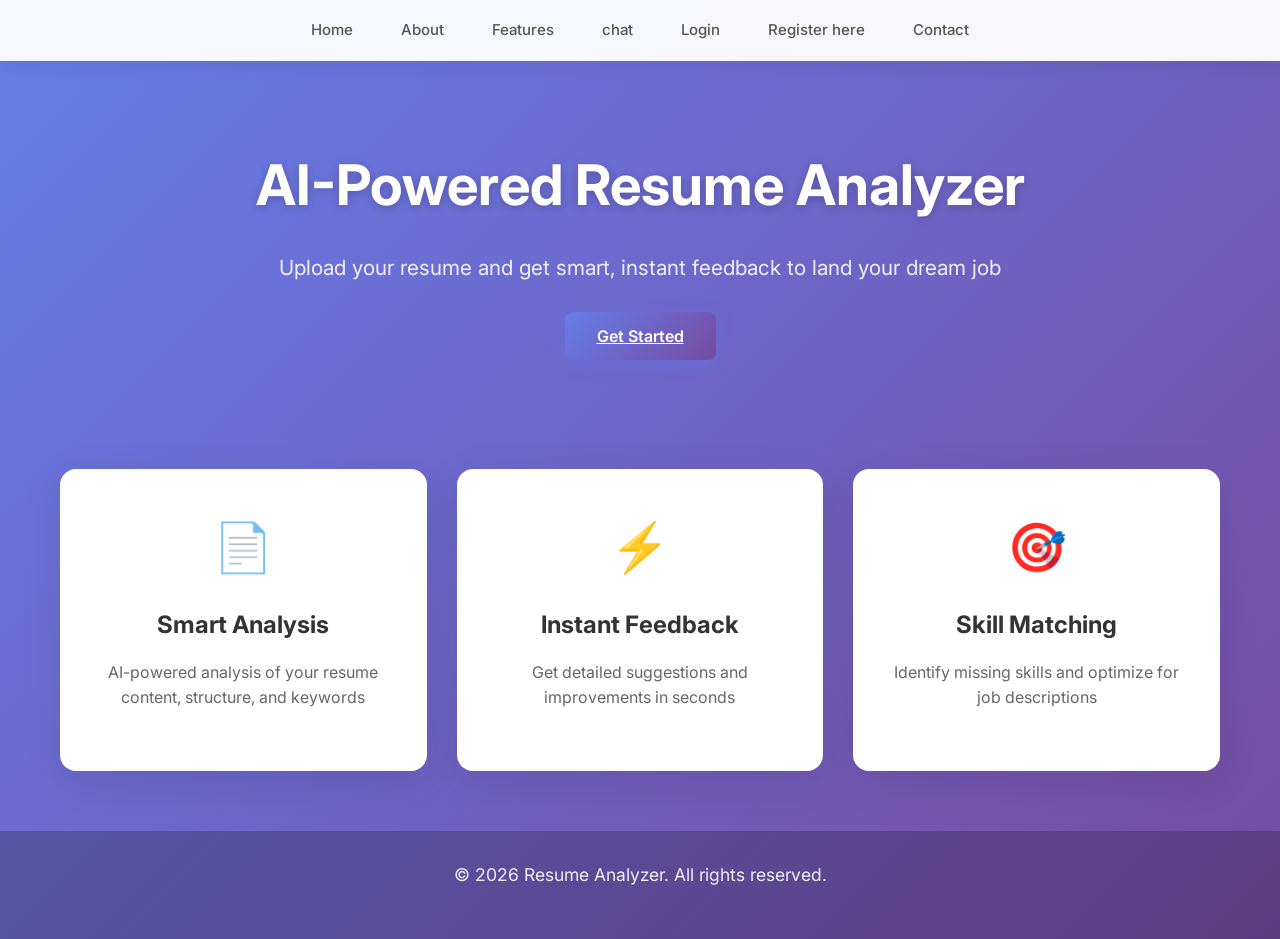
<file: resume-analyzer/frontend/index.html>
<!DOCTYPE html>
<html lang="en">
<head>
  <meta charset="UTF-8">
  <meta name="viewport" content="width=device-width, initial-scale=1.0">
  <title>Resume Analyzer - AI-Powered Resume Analysis</title>
  <link rel="stylesheet" href="css/style.css">
</head>
<body>

<nav>
  <a href="index.html">Home</a>
  <a href="about.html">About</a>
  <a href="features.html">Features</a>
  <a href="chat.html">chat</a>
  <a href="login.html">Login</a>
  <a href="register.html">Register here</a>
  <a href="contact.html">Contact</a>
</nav>

<div class="hero">
  <h1>AI-Powered Resume Analyzer</h1>
  <p>Upload your resume and get smart, instant feedback to land your dream job</p>
  <a href="chat.html" class="btn">Get Started</a>
</div>

<div class="features-grid">
  <div class="feature-card">
    <div class="feature-icon">📄</div>
    <h3>Smart Analysis</h3>
    <p>AI-powered analysis of your resume content, structure, and keywords</p>
  </div>
  <div class="feature-card">
    <div class="feature-icon">⚡</div>
    <h3>Instant Feedback</h3>
    <p>Get detailed suggestions and improvements in seconds</p>
  </div>
  <div class="feature-card">
    <div class="feature-icon">🎯</div>
    <h3>Skill Matching</h3>
    <p>Identify missing skills and optimize for job descriptions</p>
  </div>
</div>

<footer>
  <p>&copy; 2026 Resume Analyzer. All rights reserved.</p>
</footer>

</body>
</html>
</file>
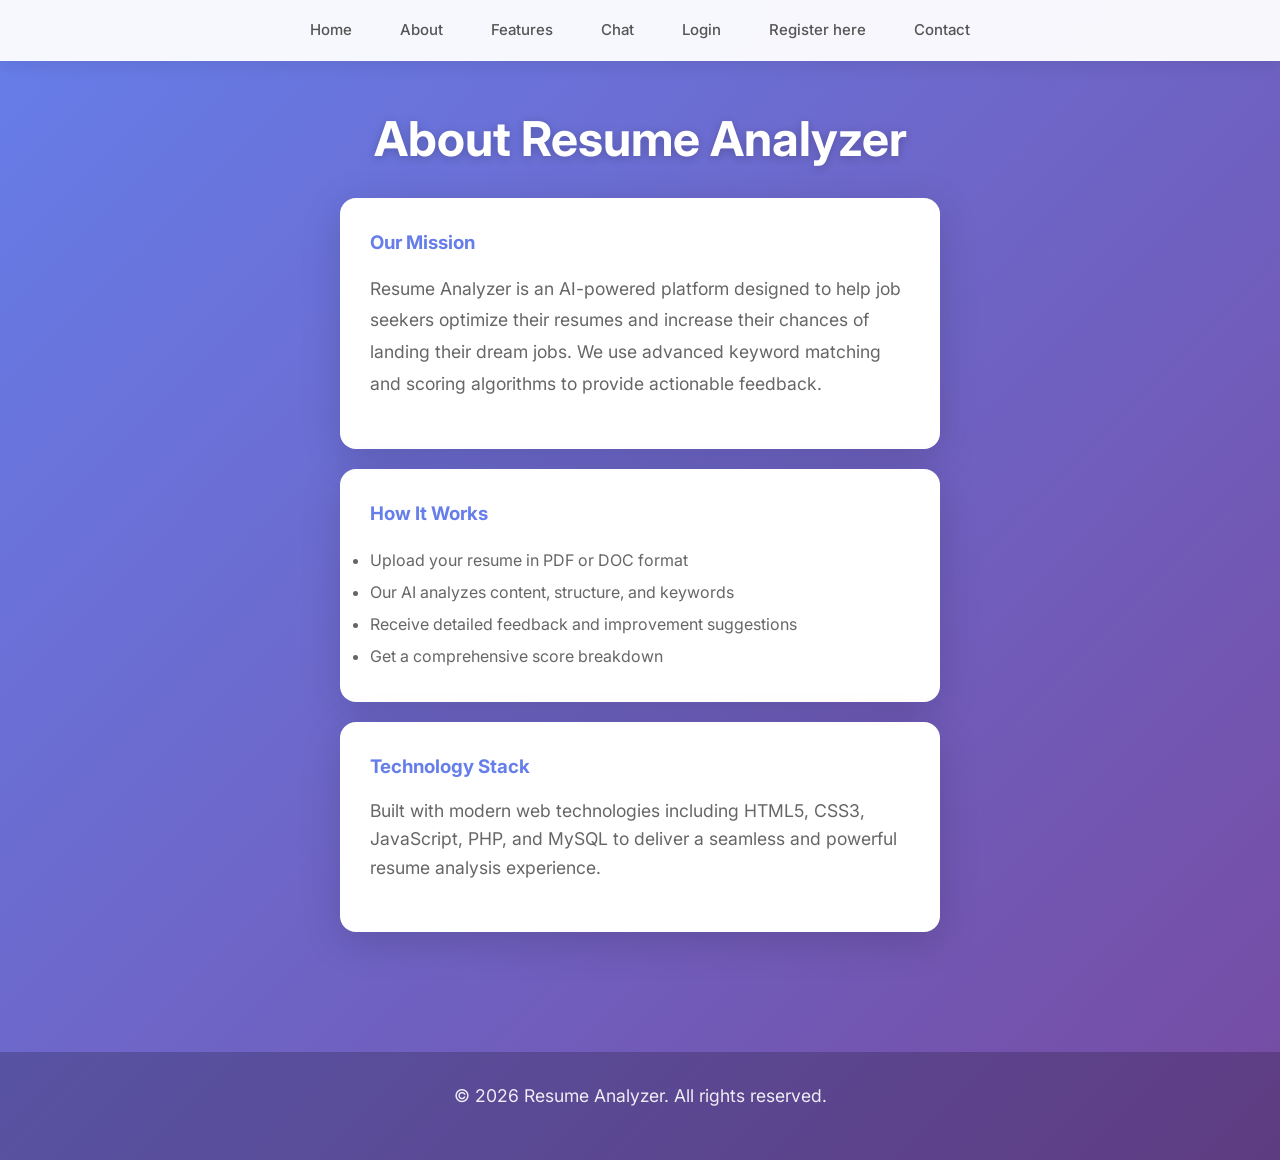
<file: resume-analyzer/frontend/about.html>
<!DOCTYPE html>
<html lang="en">
<head>
  <meta charset="UTF-8">
  <meta name="viewport" content="width=device-width, initial-scale=1.0">
  <title>About Us - Resume Analyzer</title>
  <link rel="stylesheet" href="css/style.css">
</head>
<body>

<nav>
  <a href="index.html">Home</a>
  <a href="about.html">About</a>
  <a href="features.html">Features</a>
  <a href="chat.html">Chat</a>
  <a href="login.html">Login</a>
  <a href="register.html">Register here</a>
  <a href="contact.html">Contact</a>
</nav>

<div class="container">
  <h1>About Resume Analyzer</h1>
  
  <div class="card">
    <h3 style="color: #667eea; margin-bottom: 15px;">Our Mission</h3>
    <p style="color: #666; text-align: left; line-height: 1.8;">
      Resume Analyzer is an AI-powered platform designed to help job seekers optimize their resumes 
      and increase their chances of landing their dream jobs. We use advanced keyword matching and 
      scoring algorithms to provide actionable feedback.
    </p>
  </div>

  <div class="card">
    <h3 style="color: #667eea; margin-bottom: 15px;">How It Works</h3>
    <ul style="text-align: left; color: #666; line-height: 2;">
      <li>Upload your resume in PDF or DOC format</li>
      <li>Our AI analyzes content, structure, and keywords</li>
      <li>Receive detailed feedback and improvement suggestions</li>
      <li>Get a comprehensive score breakdown</li>
    </ul>
  </div>

  <div class="card">
    <h3 style="color: #667eea; margin-bottom: 15px;">Technology Stack</h3>
    <p style="color: #666; text-align: left;">
      Built with modern web technologies including HTML5, CSS3, JavaScript, PHP, and MySQL 
      to deliver a seamless and powerful resume analysis experience.
    </p>
  </div>
</div>

<footer>
  <p>&copy; 2026 Resume Analyzer. All rights reserved.</p>
</footer>

</body>
</html>
</file>
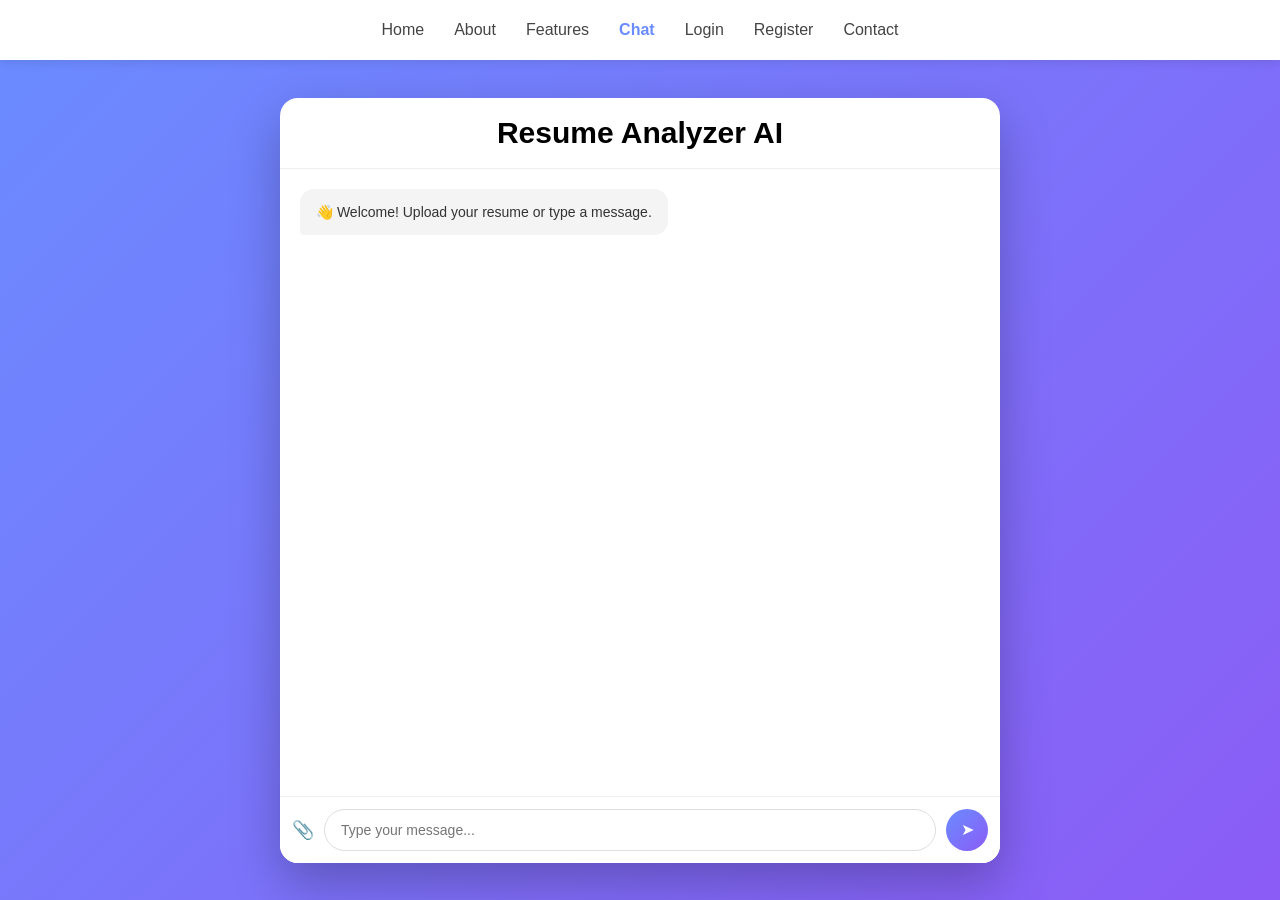
<file: resume-analyzer/frontend/chat.html>
<!DOCTYPE html>
<html lang="en">
<head>
  <meta charset="UTF-8">
  <title>Resume Analyzer AI</title>
  <link rel="stylesheet" href="css/chat.css">
</head>

<body>

<!-- ===============================
     NAVBAR
================================ -->
<div class="navbar">
  <a href="index.html">Home</a>
  <a href="about.html">About</a>
  <a href="features.html">Features</a>
  <a href="chat.html" class="active">Chat</a>
  <a href="login.html">Login</a>
  <a href="register.html">Register</a>
  <a href="contact.html">Contact</a>
</div>


<!-- ===============================
     PAGE WRAPPER (🔥 IMPORTANT FIX)
================================ -->
<div class="page-wrapper">

  <!-- ===============================
       CHAT CONTAINER
  ================================= -->
  <div class="chat-container">

    <!-- HEADER -->
    <div class="chat-header">
      <h2>Resume Analyzer AI</h2>
    </div>

    <!-- CHAT MESSAGES -->
    <div class="chat-messages" id="chatMessages">
      <div class="message bot">
        👋 Welcome! Upload your resume or type a message.
      </div>
    </div>

    <!-- INPUT BAR -->
    <form id="uploadForm" class="chat-input" enctype="multipart/form-data">

      <!-- Upload -->
      <label for="fileUpload" class="upload-btn">📎</label>

      <input 
        type="file" 
        id="fileUpload" 
        name="resume" 
        hidden
      >

      <!-- Text -->
      <input 
        type="text" 
        id="userInput" 
        name="message" 
        placeholder="Type your message..." 
        autocomplete="off"
      />

      <!-- Send -->
      <button type="submit">➤</button>

    </form>

  </div>

</div>

<script src="js/script.js"></script>

</body>
</html>
</file>
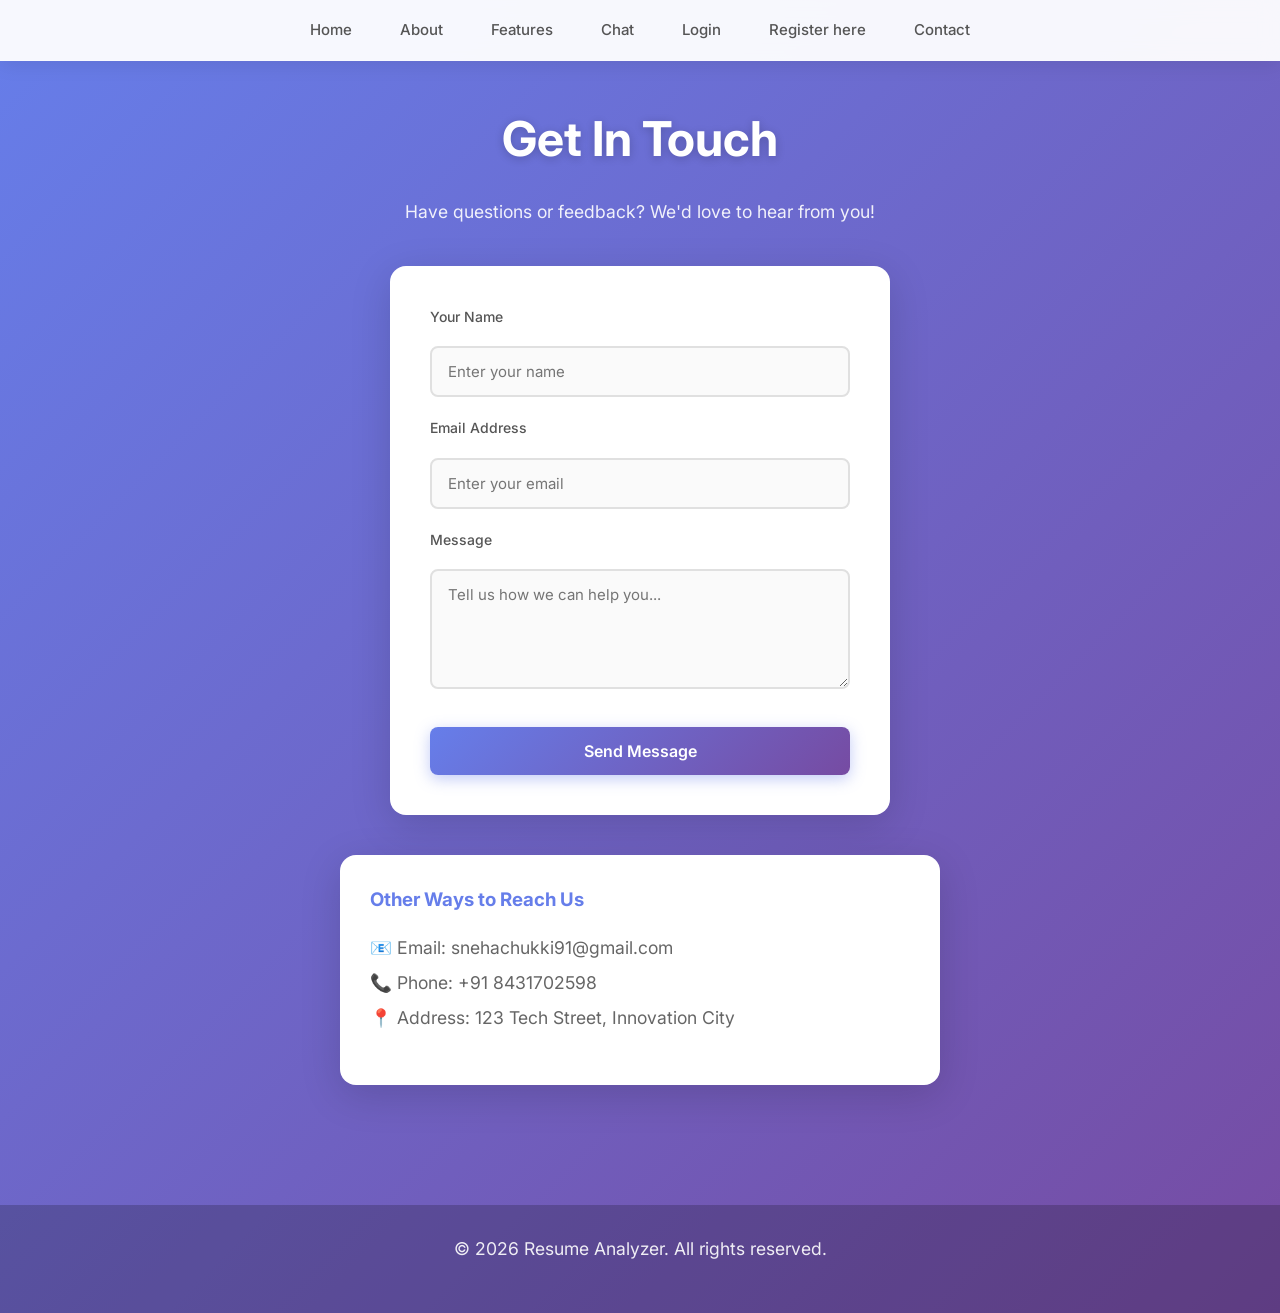
<file: resume-analyzer/frontend/contact.html>
<!DOCTYPE html>
<html lang="en">
<head>
  <meta charset="UTF-8">
  <meta name="viewport" content="width=device-width, initial-scale=1.0">
  <title>Contact Us - Resume Analyzer</title>
  <link rel="stylesheet" href="css/style.css">
  <script src="js/script.js"></script>
</head>
<body>

<nav>
  <a href="index.html">Home</a>
  <a href="about.html">About</a>
  <a href="features.html">Features</a>
  <a href="chat.html">Chat</a>
  <a href="login.html">Login</a>
  <a href="register.html">Register here</a>
  <a href="contact.html">Contact</a>
</nav>

<div class="container">
  <h1>Get In Touch</h1>
  <p style="margin-bottom: 30px;">Have questions or feedback? We'd love to hear from you!</p>

  <form onsubmit="return validateContact()">
    <label for="name">Your Name</label>
    <input type="text" id="name" placeholder="Enter your name" required>
    
    <label for="email">Email Address</label>
    <input type="email" id="email" placeholder="Enter your email" required>
    
    <label for="message">Message</label>
    <textarea id="message" placeholder="Tell us how we can help you..." required></textarea>
    
    <button type="submit">Send Message</button>
  </form>

  <div class="card" style="margin-top: 40px;">
    <h3 style="color: #667eea; margin-bottom: 15px;">Other Ways to Reach Us</h3>
    <p style="color: #666; text-align: left; line-height: 2;">
      📧 Email: snehachukki91@gmail.com <br>
      📞 Phone: +91 8431702598<br>
      📍 Address: 123 Tech Street, Innovation City
    </p>
  </div>
</div>

<footer>
  <p>&copy; 2026 Resume Analyzer. All rights reserved.</p>
</footer>

</body>
</html>
</file>
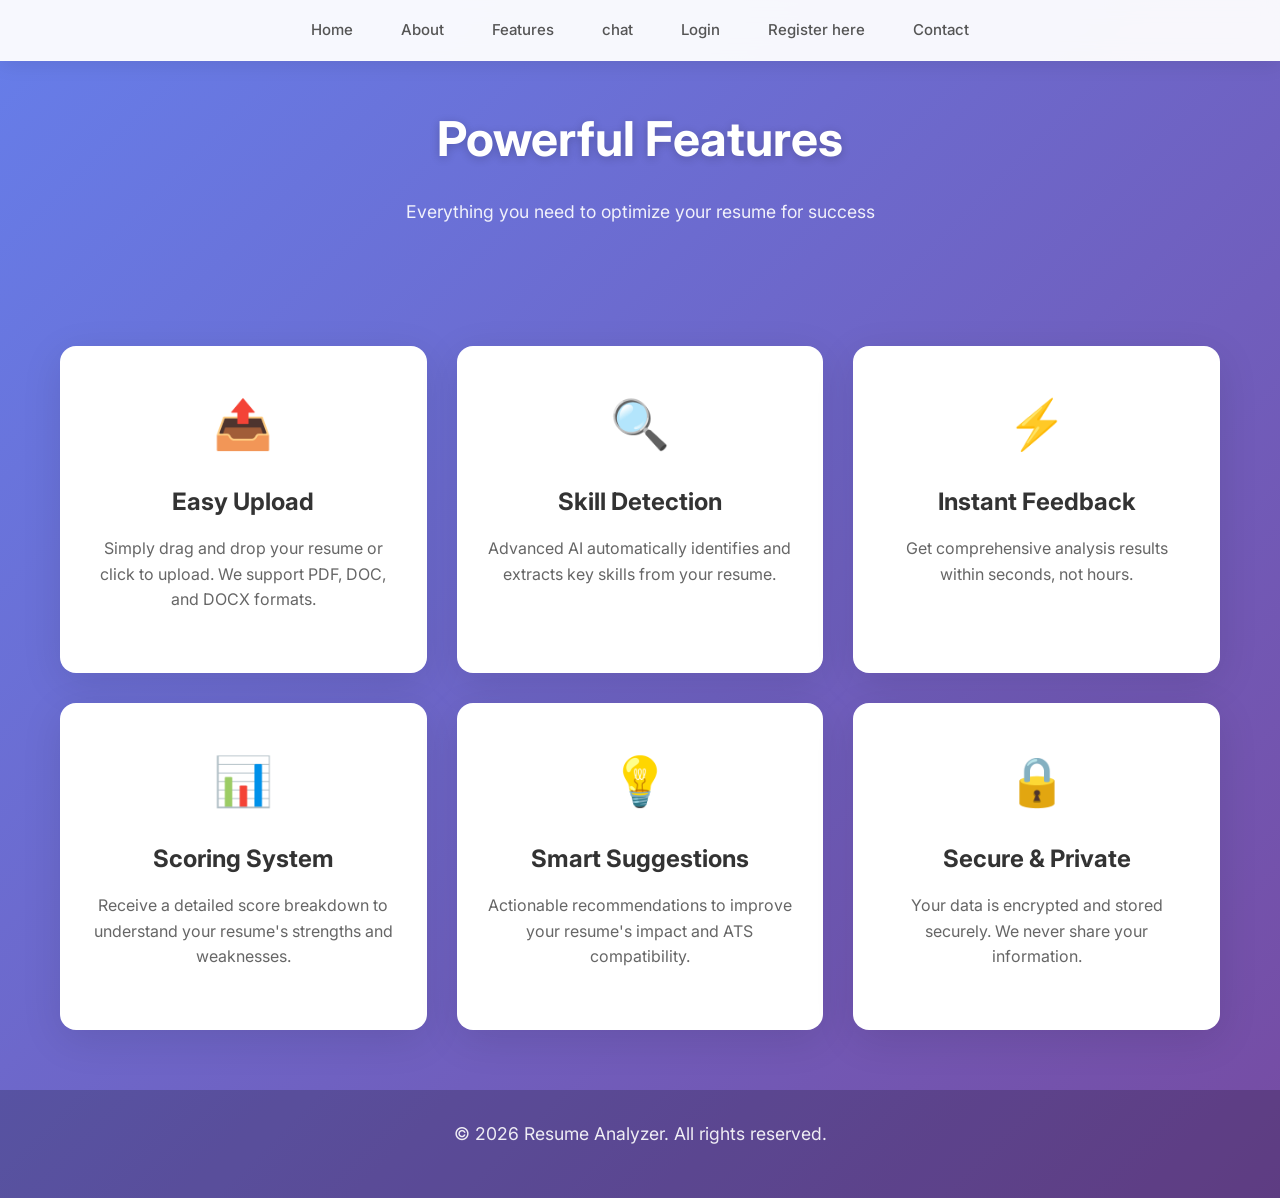
<file: resume-analyzer/frontend/features.html>
<!DOCTYPE html>
<html lang="en">
<head>
  <meta charset="UTF-8">
  <meta name="viewport" content="width=device-width, initial-scale=1.0">
  <title>Features - Resume Analyzer</title>
  <link rel="stylesheet" href="css/style.css">
</head>
<body>

<nav>
  <a href="index.html">Home</a>
  <a href="about.html">About</a>
  <a href="features.html">Features</a>
  <a href="chat.html">chat</a>
  <a href="login.html">Login</a>
  <a href="register.html">Register here</a>
  <a href="contact.html">Contact</a>
</nav>

<div class="container">
  <h1>Powerful Features</h1>
  <p style="margin-bottom: 40px;">Everything you need to optimize your resume for success</p>
</div>

<div class="features-grid">
  <div class="feature-card">
    <div class="feature-icon">📤</div>
    <h3>Easy Upload</h3>
    <p>Simply drag and drop your resume or click to upload. We support PDF, DOC, and DOCX formats.</p>
  </div>
  <div class="feature-card">
    <div class="feature-icon">🔍</div>
    <h3>Skill Detection</h3>
    <p>Advanced AI automatically identifies and extracts key skills from your resume.</p>
  </div>
  <div class="feature-card">
    <div class="feature-icon">⚡</div>
    <h3>Instant Feedback</h3>
    <p>Get comprehensive analysis results within seconds, not hours.</p>
  </div>
  <div class="feature-card">
    <div class="feature-icon">📊</div>
    <h3>Scoring System</h3>
    <p>Receive a detailed score breakdown to understand your resume's strengths and weaknesses.</p>
  </div>
  <div class="feature-card">
    <div class="feature-icon">💡</div>
    <h3>Smart Suggestions</h3>
    <p>Actionable recommendations to improve your resume's impact and ATS compatibility.</p>
  </div>
  <div class="feature-card">
    <div class="feature-icon">🔒</div>
    <h3>Secure & Private</h3>
    <p>Your data is encrypted and stored securely. We never share your information.</p>
  </div>
</div>

<footer>
  <p>&copy; 2026 Resume Analyzer. All rights reserved.</p>
</footer>

</body>
</html>
</file>
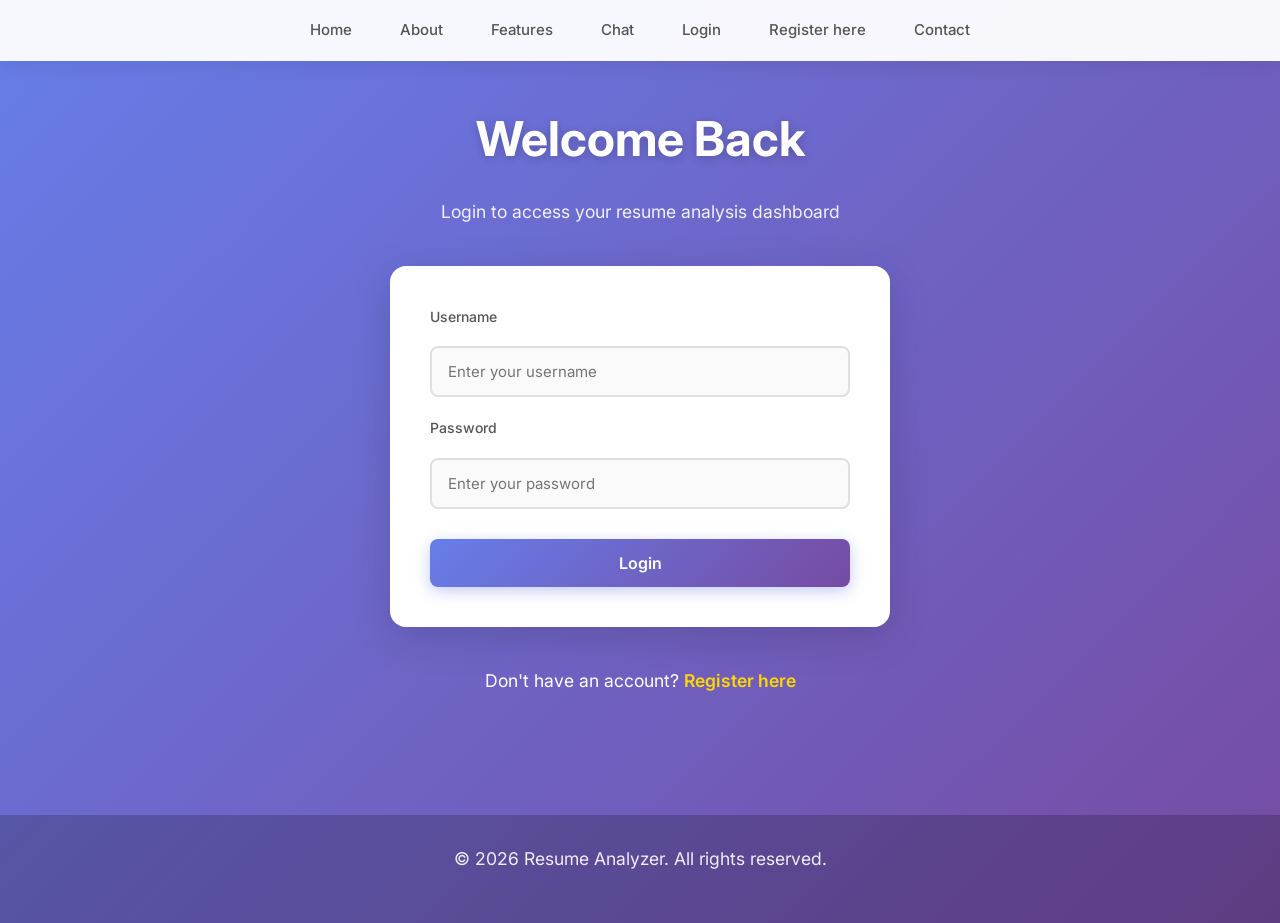
<file: resume-analyzer/frontend/login.html>
<!DOCTYPE html>
<html lang="en">
<head>
  <meta charset="UTF-8">
  <meta name="viewport" content="width=device-width, initial-scale=1.0">
  <title>Login - Resume Analyzer</title>
  <link rel="stylesheet" href="css/style.css">
  <script src="js/script.js"></script>
</head>
<body>

<nav>
  <a href="index.html">Home</a>
  <a href="about.html">About</a>
  <a href="features.html">Features</a>
  <a href="chat.html">Chat</a>
  <a href="login.html">Login</a>
  <a href="register.html">Register here</a>
  <a href="contact.html">Contact</a>
</nav>

<div class="container">
  <h1>Welcome Back</h1>
  <p style="margin-bottom: 30px;">Login to access your resume analysis dashboard</p>

  <form action="../backend/login.php" method="POST" onsubmit="return validateLogin()">
    <label for="username">Username</label>
    <input type="text" id="username" name="username" placeholder="Enter your username" required>
    
    <label for="password">Password</label>
    <input type="password" id="password" name="password" placeholder="Enter your password" required>
    
    <button type="submit">Login</button>
  </form>

  <p style="color: white; margin-top: 20px;">Don't have an account? <a href="register.html" style="color: #ffd700; text-decoration: none; font-weight: 600;">Register here</a></p>
</div>

<footer>
  <p>&copy; 2026 Resume Analyzer. All rights reserved.</p>
</footer>

</body>
</html>
</file>
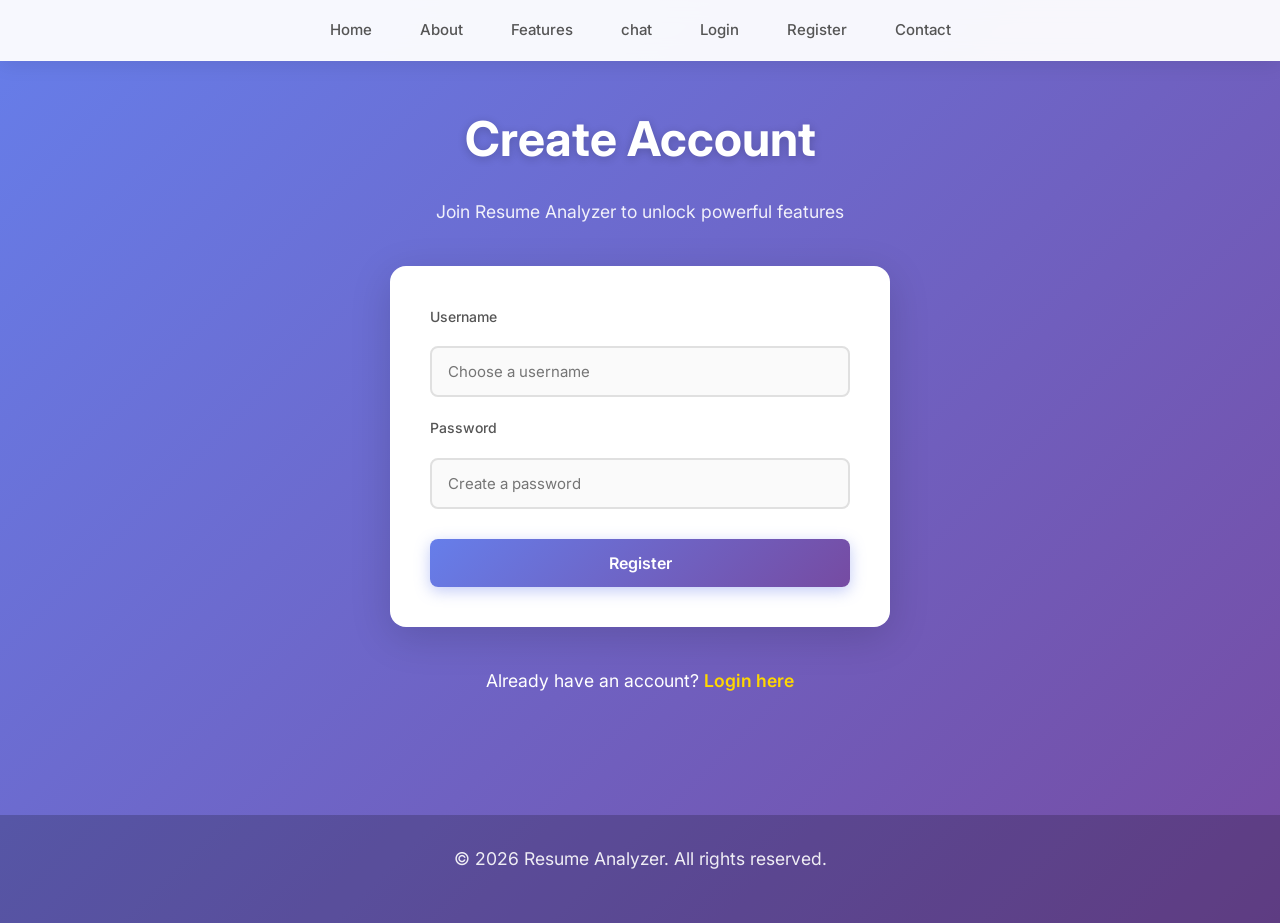
<file: resume-analyzer/frontend/register.html>
<!DOCTYPE html>
<html lang="en">
<head>
  <meta charset="UTF-8">
  <meta name="viewport" content="width=device-width, initial-scale=1.0">
  <title>Register - Resume Analyzer</title>
  <link rel="stylesheet" href="css/style.css">
</head>
<body>

<nav>
  <a href="index.html">Home</a>
  <a href="about.html">About</a>
  <a href="features.html">Features</a>
  <a href="chat.html">chat</a>
  <a href="login.html">Login</a>
  <a href="register.html">Register</a>
  <a href="contact.html">Contact</a>
</nav>

<div class="container">
  <h1>Create Account</h1>
  <p style="margin-bottom: 30px;">Join Resume Analyzer to unlock powerful features</p>

  <form action="../backend/register.php" method="POST">
    <label for="username">Username</label>
    <input type="text" id="username" name="username" placeholder="Choose a username" required>
    
    <label for="password">Password</label>
    <input type="password" id="password" name="password" placeholder="Create a password" required>
    
    <button type="submit">Register</button>
  </form>

  <p style="color: white; margin-top: 20px;">Already have an account? <a href="login.html" style="color: #ffd700; text-decoration: none; font-weight: 600;">Login here</a></p>
</div>

<footer>
  <p>&copy; 2026 Resume Analyzer. All rights reserved.</p>
</footer>

</body>
</html>
</file>
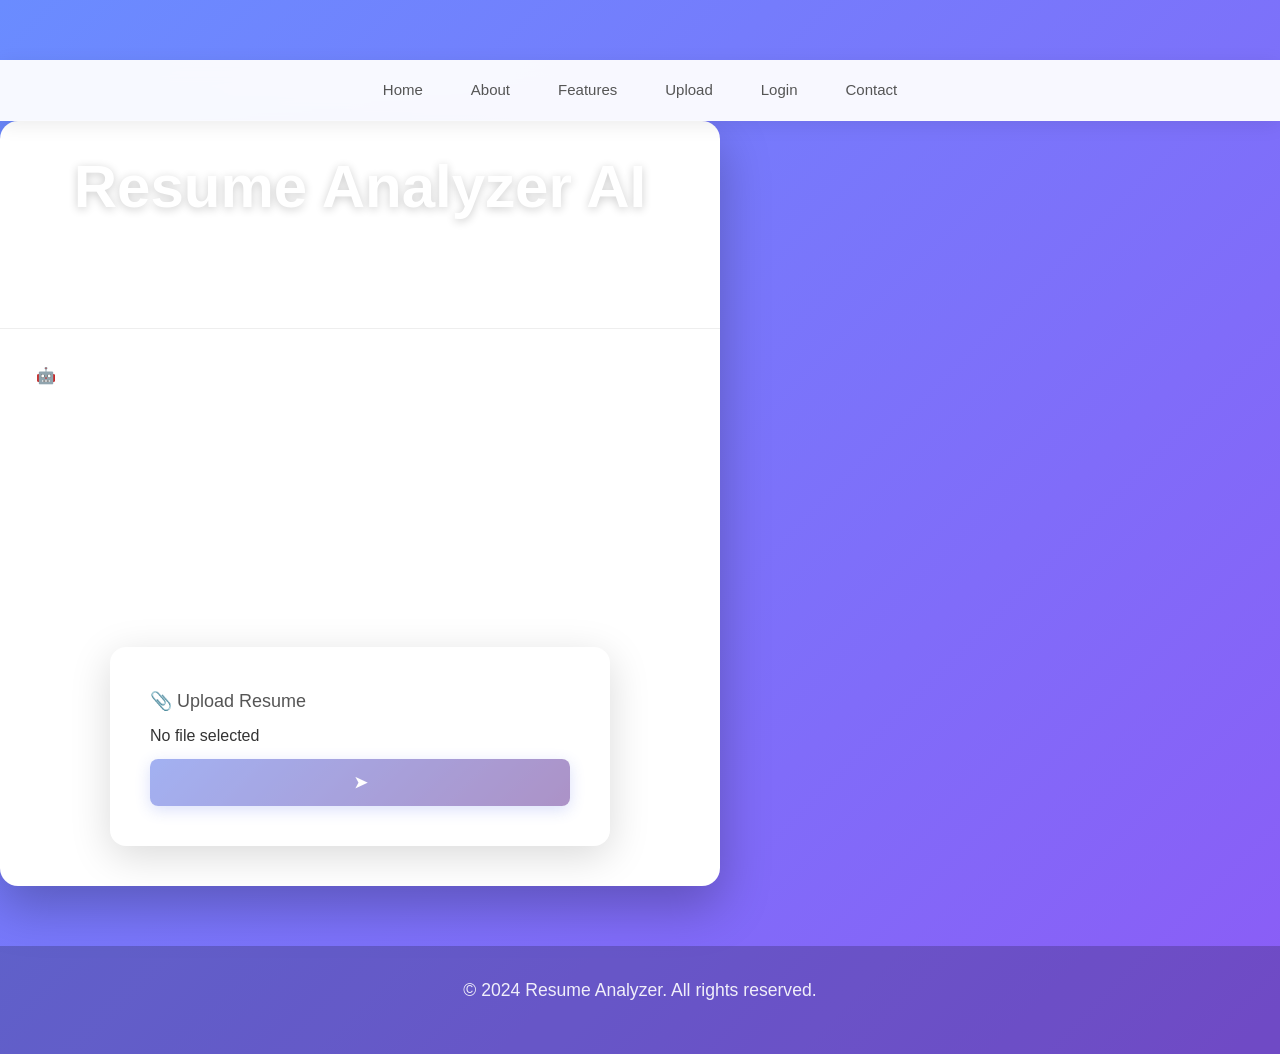
<file: resume-analyzer/frontend/upload.html>
<!DOCTYPE html>
<html lang="en">
<head>
  <meta charset="UTF-8">
  <meta name="viewport" content="width=device-width, initial-scale=1.0">
  <title>Resume Analyzer - Chat Interface</title>
  <link rel="stylesheet" href="css/style.css">
  <link rel="stylesheet" href="css/chat.css">
  <script src="js/script.js" defer></script>
</head>
<body>

<nav>
  <a href="index.html">Home</a>
  <a href="about.html">About</a>
  <a href="features.html">Features</a>
  <a href="upload.html">Upload</a>
  <a href="login.html">Login</a>
  <a href="contact.html">Contact</a>
</nav>

<div class="chat-container">
  <div class="chat-header">
    <h1>Resume Analyzer AI</h1>
    <p>Upload your resume and get instant AI-powered feedback</p>
  </div>

  <div class="chat-messages" id="chatMessages">
    <div class="message bot-message">
      <div class="message-content">
        <div class="message-icon">🤖</div>
        <div class="message-text">
          <p>Welcome! I'm your Resume Analyzer AI assistant.</p>
          <p>Please upload your resume (PDF format) below, and I'll analyze it for you!</p>
        </div>
      </div>
    </div>
  </div>

  <div class="chat-input-area">
    <form id="uploadForm" action="../backend/upload.php" method="POST" enctype="multipart/form-data">
      <div class="upload-wrapper">
        <label for="resume" class="upload-btn">
          <span class="upload-icon">📎</span>
          <span class="upload-text">Upload Resume</span>
        </label>
        <input type="file" id="resume" name="resume" accept=".pdf" required style="display: none;">
        <span id="fileName" class="file-name">No file selected</span>
        <button type="submit" id="submitBtn" class="send-btn" disabled>
          <span class="send-icon">➤</span>
        </button>
      </div>
    </form>
  </div>
</div>

<footer>
  <p>&copy; 2024 Resume Analyzer. All rights reserved.</p>
</footer>

<script>
  const fileInput = document.getElementById('resume');
  const fileName = document.getElementById('fileName');
  const submitBtn = document.getElementById('submitBtn');
  const chatMessages = document.getElementById('chatMessages');
  const uploadForm = document.getElementById('uploadForm');

  fileInput.addEventListener('change', function() {
    if (this.files && this.files[0]) {
      fileName.textContent = this.files[0].name;
      submitBtn.disabled = false;
      
      // Add user message
      addMessage('user', `📄 Uploading: ${this.files[0].name}`);
    }
  });

  uploadForm.addEventListener('submit', function(e) {
    // Add loading message
    addLoadingMessage();
    
    // Submit form via AJAX
    e.preventDefault();
    const formData = new FormData(this);
    
    fetch('../backend/upload.php', {
      method: 'POST',
      body: formData
    })
    .then(response => response.text())
    .then(data => {
      removeLoadingMessage();
      
      // Extract analysis results from response
      if (data.includes('analysis-result')) {
        const parser = new DOMParser();
        const doc = parser.parseFromString(data, 'text/html');
        const result = doc.querySelector('.analysis-result');
        
        if (result) {
          addMessage('bot', result.innerHTML);
        } else {
          addMessage('bot', '<p>✅ Analysis complete! Here are your results:</p>' + data);
        }
      } else {
        addMessage('bot', data);
      }
      
      // Reset form
      uploadForm.reset();
      fileName.textContent = 'No file selected';
      submitBtn.disabled = true;
    })
    .catch(error => {
      removeLoadingMessage();
      addMessage('bot', '<p class="error">❌ Upload failed. Please try again.</p>');
      console.error('Error:', error);
    });
  });

  function addMessage(type, content) {
    const messageDiv = document.createElement('div');
    messageDiv.className = `message ${type}-message`;
    messageDiv.innerHTML = `
      <div class="message-content">
        ${type === 'bot' ? '<div class="message-icon">🤖</div>' : ''}
        <div class="message-text">${content}</div>
      </div>
    `;
    chatMessages.appendChild(messageDiv);
    chatMessages.scrollTop = chatMessages.scrollHeight;
  }

  function addLoadingMessage() {
    const loadingDiv = document.createElement('div');
    loadingDiv.className = 'message bot-message loading';
    loadingDiv.id = 'loadingMessage';
    loadingDiv.innerHTML = `
      <div class="message-content">
        <div class="message-icon">🤖</div>
        <div class="message-text">
          <div class="typing-indicator">
            <span></span>
            <span></span>
            <span></span>
          </div>
          <p>Analyzing your resume...</p>
        </div>
      </div>
    `;
    chatMessages.appendChild(loadingDiv);
    chatMessages.scrollTop = chatMessages.scrollHeight;
  }

  function removeLoadingMessage() {
    const loading = document.getElementById('loadingMessage');
    if (loading) loading.remove();
  }
</script>

</body>
</html>
</file>
<file: resume-analyzer/frontend/css/style.css>
/* style.css - Modern Resume Analyzer */
@import url('https://fonts.googleapis.com/css2?family=Inter:wght@300;400;500;600;700&display=swap');

* {
  margin: 0;
  padding: 0;
  box-sizing: border-box;
}

body {
  font-family: 'Inter', -apple-system, BlinkMacSystemFont, 'Segoe UI', Roboto, sans-serif;
  background: linear-gradient(135deg, #667eea 0%, #764ba2 100%);
  min-height: 100vh;
  color: #333;
  line-height: 1.6;
}

/* Navigation */
nav {
  background: rgba(255, 255, 255, 0.95);
  -webkit-backdrop-filter: blur(10px);
  backdrop-filter: blur(10px);
  padding: 0;
  box-shadow: 0 4px 20px rgba(0, 0, 0, 0.08);
  position: sticky;
  top: 0;
  z-index: 1000;
  border-bottom: 1px solid rgba(255, 255, 255, 0.2);
}

nav {
  display: flex;
  justify-content: center;
  align-items: center;
  flex-wrap: wrap;
  gap: 0;
}

nav a {
  color: #555;
  padding: 18px 24px;
  text-decoration: none;
  font-weight: 500;
  font-size: 15px;
  transition: all 0.3s ease;
  position: relative;
  display: inline-block;
}

nav a::after {
  content: '';
  position: absolute;
  bottom: 0;
  left: 50%;
  transform: translateX(-50%);
  width: 0;
  height: 3px;
  background: linear-gradient(135deg, #667eea 0%, #764ba2 100%);
  transition: width 0.3s ease;
  border-radius: 2px;
}

nav a:hover {
  color: #667eea;
  background: rgba(102, 126, 234, 0.05);
}

nav a:hover::after {
  width: 80%;
}

/* Main Container */
.container {
  max-width: 1200px;
  margin: 0 auto;
  padding: 40px 20px;
  animation: fadeInUp 0.6s ease;
}

@keyframes fadeInUp {
  from {
    opacity: 0;
    transform: translateY(30px);
  }
  to {
    opacity: 1;
    transform: translateY(0);
  }
}

/* Typography */
h1 {
  font-size: 3em;
  font-weight: 700;
  margin-bottom: 20px;
  color: white;
  text-align: center;
  text-shadow: 0 2px 10px rgba(0, 0, 0, 0.2);
}

h2 {
  font-size: 2.2em;
  font-weight: 600;
  margin-bottom: 30px;
  color: white;
  text-align: center;
}

p {
  font-size: 1.1em;
  color: rgba(255, 255, 255, 0.9);
  text-align: center;
  margin-bottom: 20px;
}

/* Cards */
.card {
  background: white;
  border-radius: 16px;
  padding: 30px;
  margin: 20px auto;
  box-shadow: 0 10px 40px rgba(0, 0, 0, 0.15);
  max-width: 600px;
  transition: transform 0.3s ease, box-shadow 0.3s ease;
}

.card:hover {
  transform: translateY(-5px);
  box-shadow: 0 15px 50px rgba(0, 0, 0, 0.2);
}

/* Forms */
form {
  background: white;
  padding: 40px;
  margin: 40px auto;
  width: 100%;
  max-width: 500px;
  border-radius: 16px;
  box-shadow: 0 10px 40px rgba(0, 0, 0, 0.15);
  animation: slideIn 0.5s ease;
}

@keyframes slideIn {
  from {
    opacity: 0;
    transform: scale(0.95);
  }
  to {
    opacity: 1;
    transform: scale(1);
  }
}

label {
  display: block;
  margin-bottom: 8px;
  font-weight: 500;
  color: #555;
  font-size: 14px;
}

input[type="text"],
input[type="email"],
input[type="password"],
input[type="file"],
textarea,
select {
  width: 100%;
  padding: 14px 16px;
  margin: 10px 0 20px 0;
  border: 2px solid #e0e0e0;
  border-radius: 8px;
  font-size: 15px;
  font-family: inherit;
  transition: all 0.3s ease;
  background: #fafafa;
}

input[type="text"]:focus,
input[type="email"]:focus,
input[type="password"]:focus,
textarea:focus,
select:focus {
  outline: none;
  border-color: #667eea;
  background: white;
  box-shadow: 0 0 0 4px rgba(102, 126, 234, 0.1);
}

input[type="file"] {
  padding: 12px;
  background: white;
  cursor: pointer;
}

textarea {
  resize: vertical;
  min-height: 120px;
}

/* Buttons */
button,
.btn {
  padding: 14px 32px;
  width: 100%;
  background: linear-gradient(135deg, #667eea 0%, #764ba2 100%);
  color: white;
  border: none;
  border-radius: 8px;
  font-size: 16px;
  font-weight: 600;
  cursor: pointer;
  transition: all 0.3s ease;
  box-shadow: 0 4px 15px rgba(102, 126, 234, 0.4);
  margin-top: 10px;
  font-family: inherit;
}

button:hover,
.btn:hover {
  transform: translateY(-2px);
  box-shadow: 0 6px 20px rgba(102, 126, 234, 0.6);
}

button:active,
.btn:active {
  transform: translateY(0);
}

button:disabled {
  opacity: 0.6;
  cursor: not-allowed;
  transform: none;
}

/* Hero Section */
.hero {
  text-align: center;
  padding: 80px 20px;
  color: white;
}

.hero h1 {
  font-size: 3.5em;
  margin-bottom: 20px;
  animation: fadeInUp 0.8s ease;
}

.hero p {
  font-size: 1.3em;
  margin-bottom: 40px;
  animation: fadeInUp 1s ease;
}

/* Features Grid */
.features-grid {
  display: grid;
  grid-template-columns: repeat(auto-fit, minmax(280px, 1fr));
  gap: 30px;
  margin: 40px auto;
  max-width: 1200px;
  padding: 0 20px;
}

.feature-card {
  background: white;
  padding: 40px 30px;
  border-radius: 16px;
  text-align: center;
  box-shadow: 0 10px 40px rgba(0, 0, 0, 0.1);
  transition: all 0.3s ease;
  animation: fadeInUp 0.6s ease;
}

.feature-card:hover {
  transform: translateY(-10px);
  box-shadow: 0 20px 60px rgba(0, 0, 0, 0.15);
}

.feature-icon {
  font-size: 3em;
  margin-bottom: 20px;
}

.feature-card h3 {
  font-size: 1.5em;
  margin-bottom: 15px;
  color: #333;
}

.feature-card p {
  color: #666;
  font-size: 1em;
}

/* Upload Area */
.upload-area {
  border: 3px dashed #667eea;
  border-radius: 16px;
  padding: 60px 40px;
  text-align: center;
  background: rgba(255, 255, 255, 0.95);
  transition: all 0.3s ease;
  cursor: pointer;
  margin: 30px auto;
  max-width: 600px;
}

.upload-area:hover {
  border-color: #764ba2;
  background: white;
  box-shadow: 0 10px 40px rgba(102, 126, 234, 0.2);
}

.upload-area.dragover {
  border-color: #764ba2;
  background: rgba(118, 75, 162, 0.1);
}

/* Alerts */
.alert {
  padding: 16px 20px;
  border-radius: 8px;
  margin: 20px auto;
  max-width: 600px;
  animation: slideIn 0.4s ease;
}

.alert-success {
  background: #d4edda;
  color: #155724;
  border-left: 4px solid #28a745;
}

.alert-error {
  background: #f8d7da;
  color: #721c24;
  border-left: 4px solid #dc3545;
}

.alert-info {
  background: #d1ecf1;
  color: #0c5460;
  border-left: 4px solid #17a2b8;
}

/* Loading Spinner */
.spinner {
  border: 4px solid rgba(255, 255, 255, 0.3);
  border-top: 4px solid white;
  border-radius: 50%;
  width: 40px;
  height: 40px;
  animation: spin 1s linear infinite;
  margin: 20px auto;
}

@keyframes spin {
  0% { transform: rotate(0deg); }
  100% { transform: rotate(360deg); }
}

/* Footer */
footer {
  background: rgba(0, 0, 0, 0.2);
  color: white;
  text-align: center;
  padding: 30px 20px;
  margin-top: 60px;
}

/* Responsive Design */
@media (max-width: 768px) {
  h1 {
    font-size: 2em;
  }
  
  h2 {
    font-size: 1.6em;
  }
  
  nav a {
    padding: 14px 16px;
    font-size: 14px;
  }
  
  .container {
    padding: 20px 15px;
  }
  
  form {
    padding: 30px 20px;
    margin: 20px 15px;
  }
  
  .hero h1 {
    font-size: 2.5em;
  }
  
  .features-grid {
    grid-template-columns: 1fr;
    gap: 20px;
  }
}

@media (max-width: 480px) {
  nav {
    flex-direction: column;
  }
  
  nav a {
    width: 100%;
    text-align: center;
    border-bottom: 1px solid rgba(0, 0, 0, 0.05);
  }
  
  h1 {
    font-size: 1.8em;
  }
}
</file>
<file: resume-analyzer/frontend/css/chat.css>
/* ===============================
   RESET
================================ */
* {
  margin: 0;
  padding: 0;
  box-sizing: border-box;
  font-family: "Segoe UI", sans-serif;
}

/* ===============================
   BODY
================================ */
body {
  background: linear-gradient(135deg, #6a8cff, #8b5cf6);
  min-height: 100vh;
  padding-top: 60px;
}

/* ===============================
   NAVBAR
================================ */
.navbar {
  width: 100%;
  height: 60px;
  background: #ffffff;

  display: flex;
  justify-content: center;
  align-items: center;
  gap: 30px;

  position: fixed;
  top: 0;
  left: 0;
  z-index: 9999;

  box-shadow: 0 2px 10px rgba(0,0,0,0.1);
}

.navbar a {
  text-decoration: none;
  color: #444;
  font-weight: 500;
  transition: 0.3s;
}

.navbar a:hover {
  color: #6a8cff;
}

.navbar a.active {
  color: #6a8cff;
  font-weight: 600;
}

/* ===============================
   CENTER WRAPPER
================================ */
.page-wrapper {
  display: flex;
  justify-content: center;
  align-items: center;
  height: calc(100vh - 60px);
}

/* ===============================
   CHAT CONTAINER
================================ */
.chat-container {
  width: 95%;
  max-width: 720px;
  height: 85vh;

  background: #ffffff;
  border-radius: 18px;

  display: flex;
  flex-direction: column;

  box-shadow: 0 20px 50px rgba(0,0,0,0.25);
  overflow: hidden;
}

/* ===============================
   HEADER
================================ */
.chat-header {
  padding: 18px;
  text-align: center;
  font-weight: 600;
  font-size: 20px;
  border-bottom: 1px solid #eee;
}

/* ===============================
   MESSAGES AREA
================================ */
.chat-messages {
  flex: 1;
  overflow-y: auto;

  padding: 20px;
  display: flex;
  flex-direction: column;
  gap: 12px;

  min-height: 0;
}

/* ===============================
   MESSAGE BUBBLES
================================ */
.message {
  max-width: 75%;
  padding: 12px 16px;
  border-radius: 14px;

  font-size: 14px;
  line-height: 1.6;

  word-wrap: break-word;
  white-space: normal;
}

/* USER MESSAGE */
.user {
  background: linear-gradient(135deg, #6a8cff, #8b5cf6);
  color: white;

  align-self: flex-end;
  border-bottom-right-radius: 4px;
}

/* BOT MESSAGE */
.bot {
  background: #f4f4f5;
  color: #333;

  align-self: flex-start;
  border-bottom-left-radius: 4px;
}

/* ===============================
   MESSAGE CONTENT
================================ */
.message-content {
  display: flex;
  gap: 8px;
  align-items: flex-start;
}

.message-icon {
  font-size: 16px;
  margin-top: 2px;
}

/* ===============================
   TEXT FORMATTING
================================ */
.message-text {
  line-height: 1.7;
  font-size: 14.5px;

  white-space: normal;
  word-break: break-word;
}

/* ===============================
   FORMATTED AI RESPONSE
================================ */

/* Headings */
.message-text h3 {
  margin-top: 12px;
  margin-bottom: 6px;
  font-size: 15px;
  color: #222;
  font-weight: 600;
}

/* Bold text */
.message-text strong {
  color: #111;
  font-weight: 600;
}

/* Paragraph spacing */
.message-text p {
  margin-bottom: 10px;
}

/* Lists */
.message-text ul {
  margin-left: 18px;
  margin-top: 6px;
}

.message-text li {
  margin-bottom: 6px;
}

/* Optional section spacing */
.message-text br {
  line-height: 1.8;
}

/* ===============================
   INPUT BAR
================================ */
.chat-input {
  display: flex;
  align-items: center;
  padding: 12px;
  gap: 10px;

  border-top: 1px solid #eee;
  background: #fff;

  flex-shrink: 0;
}

/* INPUT FIELD */
.chat-input input {
  flex: 1;
  padding: 12px 16px;

  border-radius: 25px;
  border: 1px solid #ddd;

  outline: none;
  font-size: 14px;
}

/* SEND BUTTON */
.chat-input button {
  width: 42px;
  height: 42px;

  border-radius: 50%;
  border: none;

  background: linear-gradient(135deg, #6a8cff, #8b5cf6);
  color: white;

  cursor: pointer;
  font-size: 16px;
  transition: 0.2s;
}

.chat-input button:hover {
  transform: scale(1.1);
}

/* UPLOAD ICON */
.upload-btn {
  font-size: 18px;
  cursor: pointer;
}

/* ===============================
   SCROLLBAR
================================ */
.chat-messages::-webkit-scrollbar {
  width: 6px;
}

.chat-messages::-webkit-scrollbar-thumb {
  background: #ccc;
  border-radius: 10px;
}
</file>
